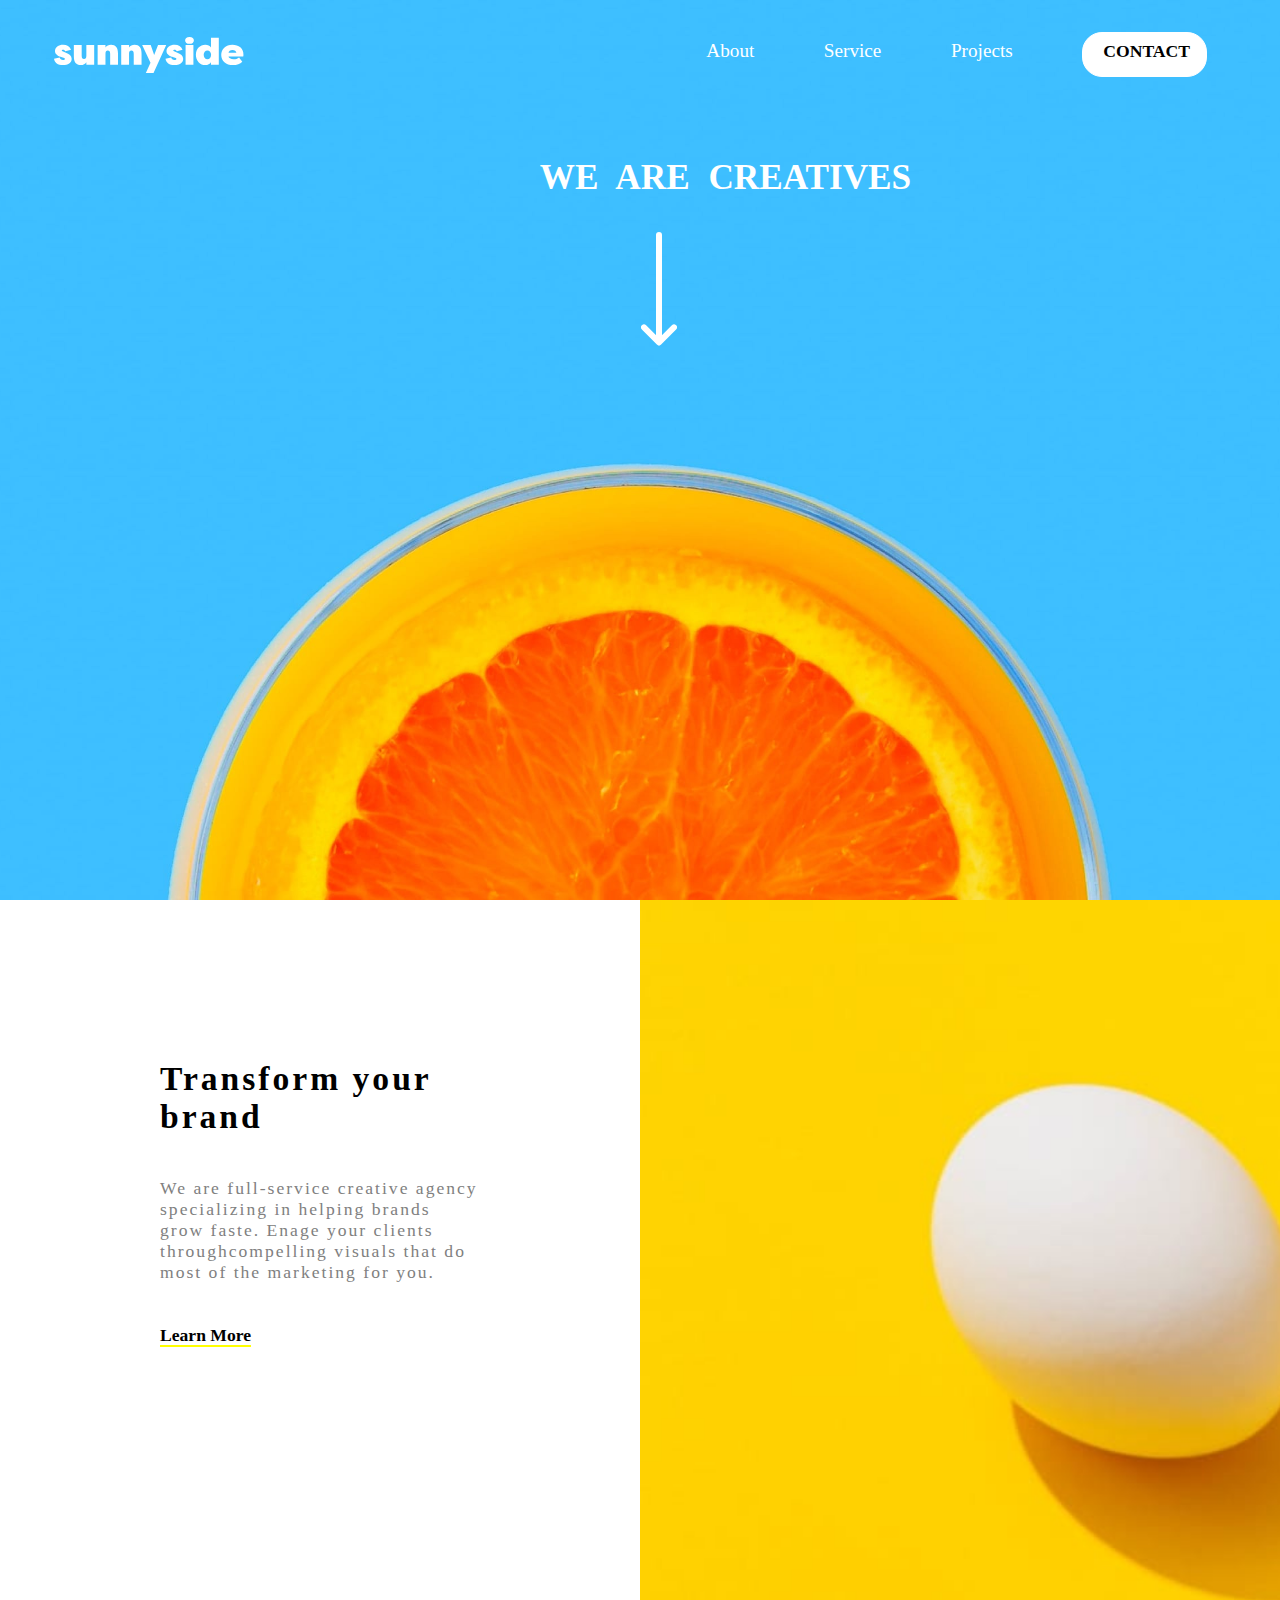
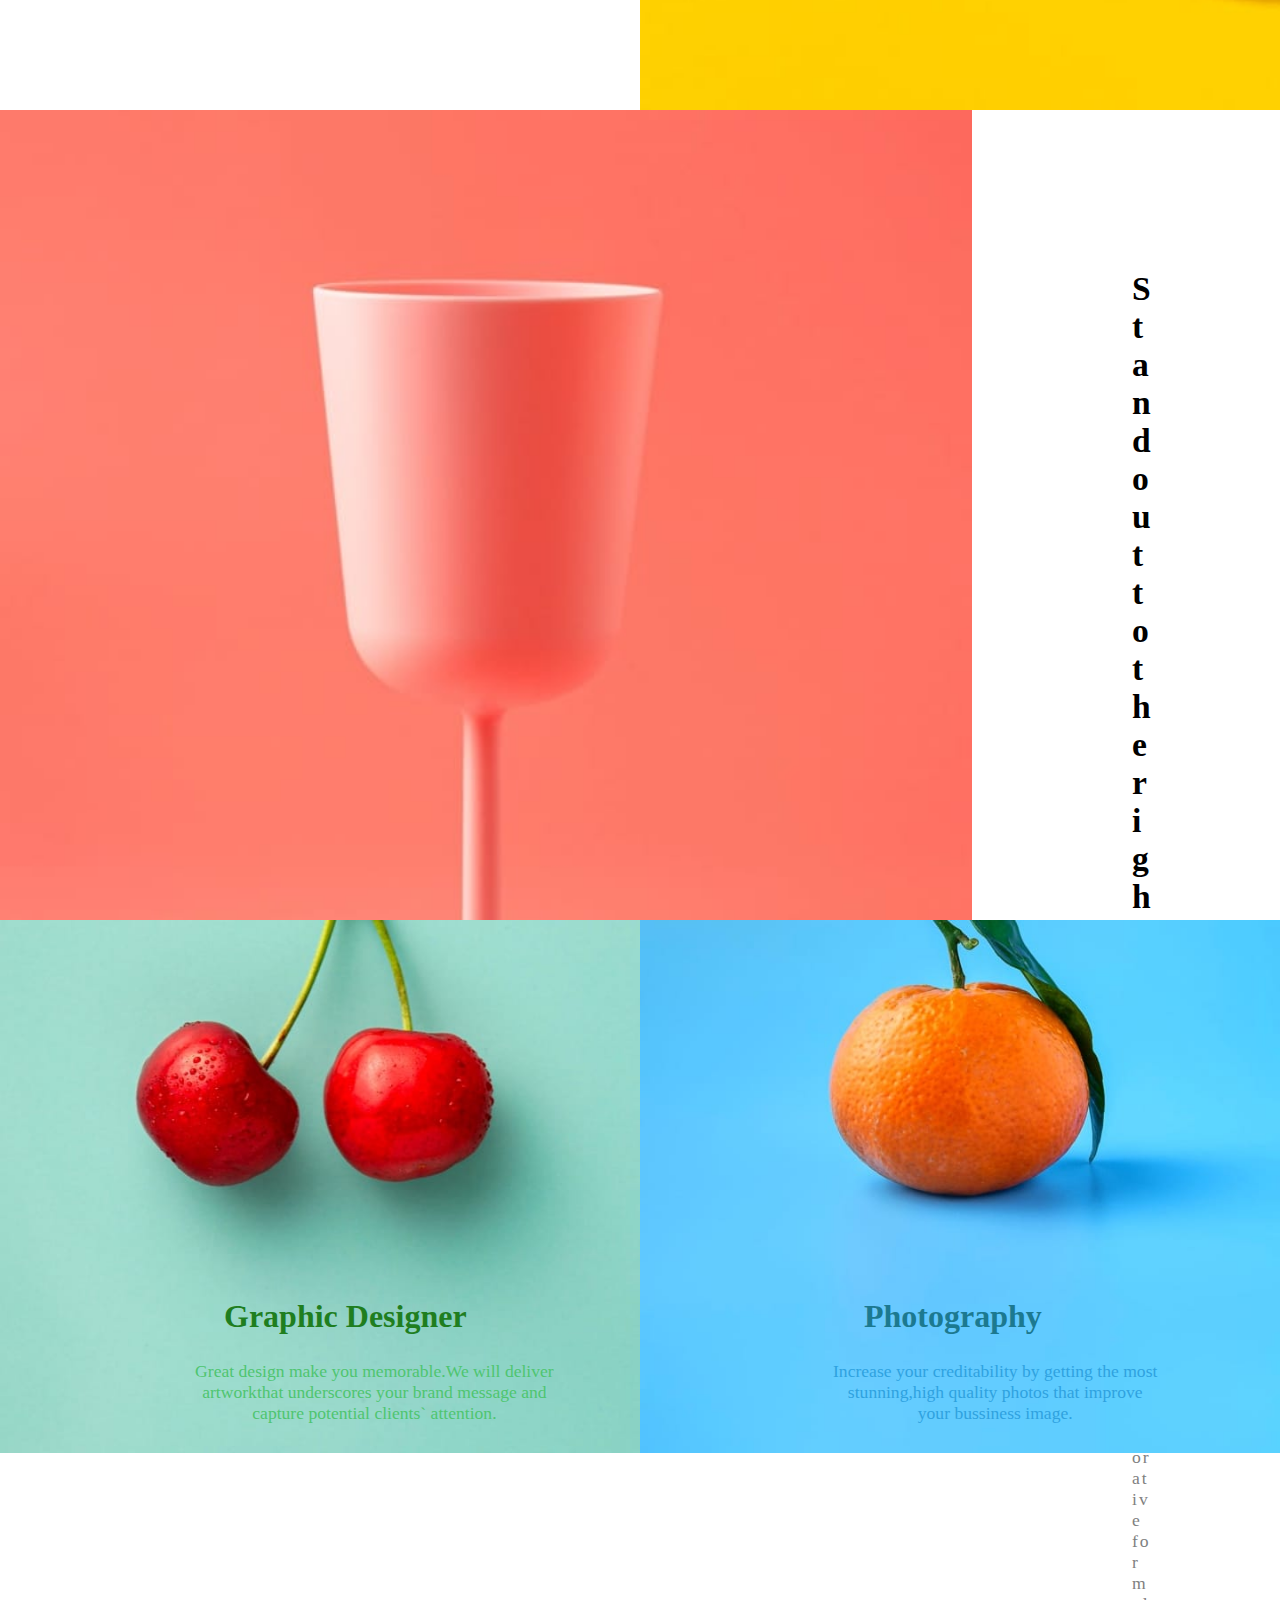
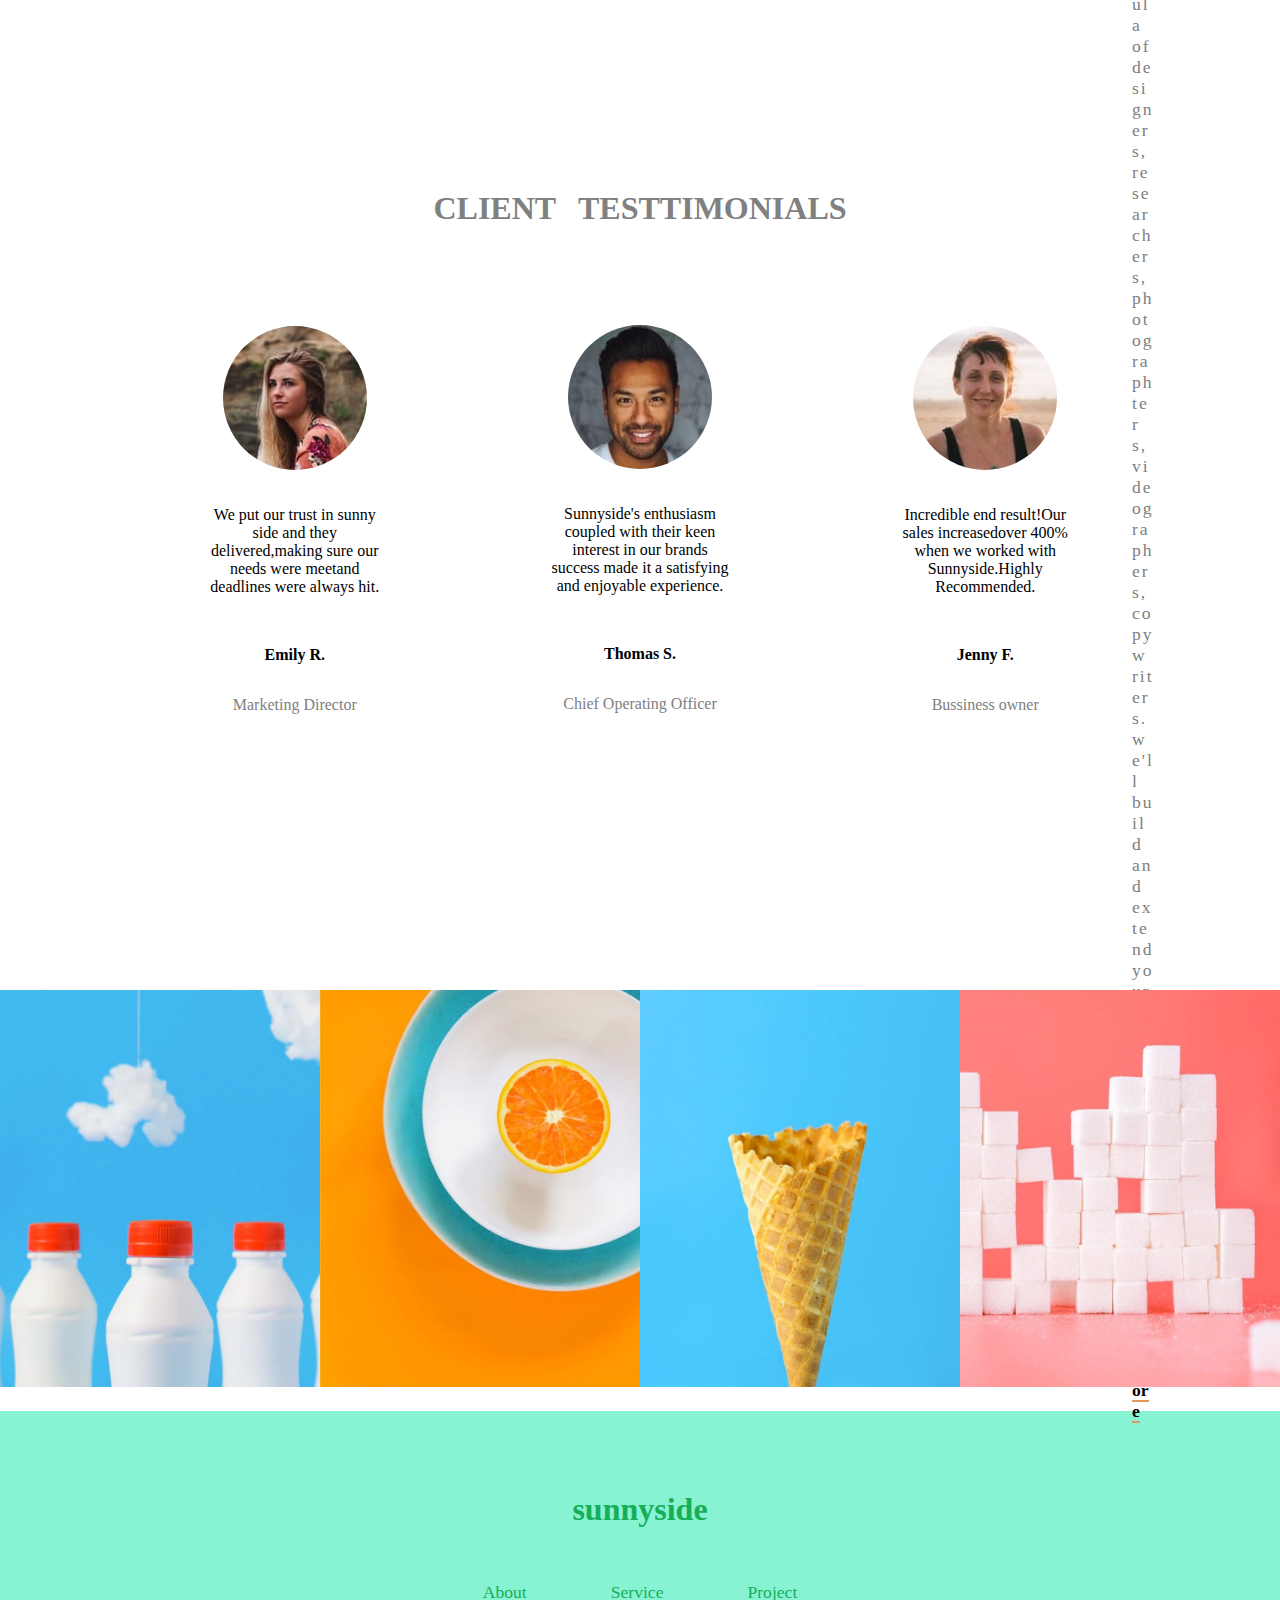
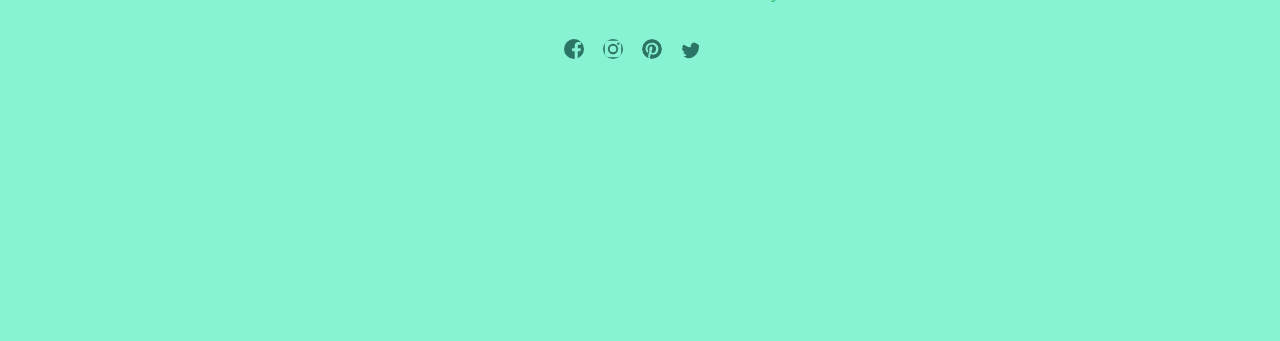
<file: index.html>
<!DOCTYPE html>
<html lang="en">

<head>
    <meta charset="UTF-8">
    <meta name="viewport" content="width=device-width, initial-scale=1.0">
    <title>week-1 clone</title>
    <link rel="stylesheet" href="style.css">
</head>

<body>
    <div class="header">
        <img src="image-header.jpg">   
<div class="pa">
        <img src="logo.svg">
</div>
        <div class="info">
            <a href=" ">About</a>
            <a href=" ">Service</a>
            <a href=" ">Projects</a>
            <a href=" " id ="contact">CONTACT</a>
            </div>   
        <br></br>
        <span class= "hc" >
            <p >WE    ARE   CREATIVES</p>
        </span>
        <div class="arrow">
            <img src="icon-arrow-down.svg">
    </div>
</div>
<div class="second">
    <div class ="secinfo">
        <p class="i">Transform your brand</p>
        <br></br>
        <p class ="c">We are full-service creative agency specializing in helping brands grow faste. Enage your clients throughcompelling visuals that do most of the marketing for you.</p>
        <br></br>
        <a href=" "> Learn More</a>
    </div>
    <div class="egg">
        <img src="image-transform.jpg">
    </div>
</div>

<div class="third">
    <div class="juice">
        <img src="image-stand-out.jpg">
    </div>
    <div class ="thiinfo">
        <p class="f">Stand out to the right
            audience</p>
        <br></br>
        <p class ="g">Using a collaborative formula of designers,researchers,photographters,videographers,copywriters.we'll build and extend your brand in digital world.</p>
        <br></br>
        <a href=" "> Learn More</a>
    </div>
</div>
<div class="fourth">
    <div class="cherry">
       <img src="/image-graphic-design.jpg">
    <div class="fg">
     <b style="color: rgb(31, 126, 31); font-size: 2rem; position: absolute;
      left:35%; white-space: nowrap;
       top:60%;">Graphic Designer</b><br></br>
      <p> Great design make you memorable.We will deliver artworkthat underscores your brand message and capture potential clients` attention.</p>
   </div>
        </div>
    <div class="orange">
       <img src="image-photography.jpg">
       <div class="og">
        <b style="color: rgb(28, 121, 144); font-size: 2rem; position: absolute;
        left:35%; white-space: nowrap;
         top:60%;">Photography</b>
         <p>Increase your creditability by getting the most stunning,high quality photos that improve your bussiness image.</p>
       </div>
    </div>
</div>
    <p style=" color: rgb(128, 128, 128);
    margin-top: 15rem;
font-size: 1.1rem;
font-family: 'Times New Roman', Times, serif;
text-align: center;
font-size: 2rem;
font-weight: bolder;
word-spacing: 15px;">CLIENT TESTTIMONIALS</p>
<div class="five">
    <div class="emily">
     <img src="image-emily.jpg">
        <p>We put our trust in sunny side and they delivered,making sure our needs were meetand deadlines were always hit.</p>
        <br>
        <b style="font-weight: bolder;">Emily R.</b>
        <p style="color:gray"> Marketing Director </p>
    </div>
    <div class="tomas">
        <img src="image-thomas.jpg">
        <p>   Sunnyside's enthusiasm coupled with their keen interest in our brands success made it a satisfying and enjoyable experience. </p>
            <br>    
            <b style="font-weight: bolder;">Thomas S.</b>
            <p style="color:gray"> Chief Operating Officer</p>
        
    </div>
    <div class="jenny">
            <img src="image-jennie.jpg">
            <p>Incredible end result!Our sales increasedover 400% when we worked with Sunnyside.Highly Recommended.</p>
            <br>
            <b style="font-weight: bolder;">Jenny F.</b>
            <p style="color:gray"> Bussiness owner</p>

        </div>
    
</div>

<div class="six">
    <img src="image-gallery-milkbottles.jpg">
    <img src="image-gallery-orange.jpg">
    <img src="image-gallery-cone.jpg">
    <img src="image-gallery-sugarcubes.jpg">
</div>
<div class ="seven">
<b style="color: rgb(23, 174, 89); font-size: 2rem ; font-weight: bolder;">sunnyside</b>
<br></br>
<br></br>
<p style=" word-spacing: 5rem;">
<a href=" ">About</a>
<a href=" ">Service</a>
<a href=" ">Project</a>
</p>
<br></br>

<p>
    <img src="icon-facebook.svg">
    <img src="icon-instagram.svg">
    <img src="icon-pinterest.svg">
    <img src="icon-twitter.svg">
</p>
</div>
</body>

</html>
</file>
<file: style.css>
* {
    margin: 0px;
    padding: 0px;

}

.header {
    height: 100vh;
    width: 100vw;
    display: flex;
    justify-content: space-between;
}

.header img {

    height: 100vh;
    width: 100vw;
    object-fit: cover;
    top: 0;
    z-index: -1;
    left: 0;
    position: absolute;

}

.pa{
    height: 110px;
    width: 190px;
    object-fit: contain;
}
.pa img{left: 3.4rem;
    bottom: 3rem;
    height: 110px;
    width: 190px;
    position: relative;
    object-fit: contain;
}

.info{
    position: absolute;;
    right: 0.2rem;
    display: flex;
    height:43px;
    width:50%;
    justify-content: space-evenly;
margin-top: 40px;
margin-left: 190px;

}
.info a{
    text-decoration: none;
    color :white;
    font-size: 1.2rem;

}
 #contact{
    position: relative;
    border-radius: 20px;
    top:-8px;
    height:2.2rem;
    width: 95px;
margin-bottom: 12px;
border:1px solid white;
padding: 8px 8px 0px 20px;
font-size: 1.1rem;
background-color: white;
font-weight: bold;
color:black;

}

.hc{   
    color: white;
    font-size: 2.2rem;
    display: flex;
    height: 100px;
    margin: 8rem 5rem 10rem 0rem;
    margin-right: 0%;
    width:100%;
    margin-bottom: 38rem;
    font-weight: bolder;
    font-stretch: extra-expanded;
    justify-content: space-evenly;
    word-spacing: 10px;
    align-items: center;
    font-family: "Times New Roman", Times, serif;
    text-indent: 60px;
    
}
.arrow{
    height:200px;
    width:100px;
    display: flex;
    justify-content: center;
    align-items: center;
    position: relative;
    right: 35rem;
    top: 14.5rem;

}
.arrow img{
    height:auto;
    width:auto;
    object-fit: cover;
}

.second{
height:90vh;
width: 100vw;
display: flex;
justify-content: space-between;
font-size: 1.1rem;
}
.secinfo a{
color: black;
font-weight: bolder;
font-family: 'Times New Roman', Times, serif;
text-decoration: none;
border-bottom: 2px solid yellow;
}
.secinfo{
    margin: 10rem;
}
.c{
   
    font-size: 1.1rem;
    letter-spacing: 2px;
color:gray;
font-family:'Times New Roman', Times, serif;
}
.i{
    font-size: 2.1rem;
    letter-spacing: 3px;
font-weight: bold;
color:black;
font-family: fantasy;

}
.egg{
    height: 50vh;
    width:50vw;
    position: relative;
    object-fit: contain;
}
.egg img{
    height: 90vh;
    width:auto;
    object-fit: contain;
}
.third{
    height:90vh;
    width: 100vw;
    display: flex;
    justify-content: space-between;
    }
    .third img{
        height: 50vh;
        width:50rem;
        position: relative;
        object-fit: contain;
    }   
    .juice img{
        height: 90vh;
        width:auto;
        object-fit: contain;
       float: left;
    }
    .thiinfo a{
    color: black;
    font-weight: bolder;
    font-family: 'Times New Roman', Times, serif;
    text-decoration: none;
    border-bottom: 2px solid rgb(224, 152, 94);
    }
    .thiinfo{
        margin: 10rem;
        word-break: break-all;
        font-size: 1.1rem;
    }
    .g{
        letter-spacing: 2px;
    color:gray;
    font-family:'Times New Roman', Times, serif;
    }
    .f{
        font-size: 2.1rem;
        letter-spacing: 3px;
    font-weight: bold;
    color:black;
    font-family: fantasy;
    
    }
    .fourth{
        height: 70vh;
        width: 100vw;
        display: flex;
        flex-wrap: wrap;
font-size: 1.1rem;
text-align: center;
    }
.fourth img{
    height:fit-content;
    width:50vw;
    object-fit: contain;
}
.cherry{
    color:rgb(79, 197, 112);
    position: relative;
    text-align: center;

}
.fg b{
 position: absolute;
 left:45%;
 top:50%;
}
.fg p{
    position: absolute;
    left:30%;
    top:70%;
    right: 13%;
}
.orange{
color: rgb(47, 162, 223);
position: relative;
text-align: center;
}
.og b{
    position: absolute;
    left:45%;
    top:50%;
   }
   .og p{
       position: absolute;
       left:30%;
       top:70%;
       right: 19%;
   }
 .five{
    display:flex;
    justify-content: space-evenly;
 }
   .emily{
    color: black;
    padding-top:6.2rem;
    padding-left: 4.5rem;
    text-align: center;
    height:30rem;
    width:245px;
   }
   .emily img{
    border-radius: 50%;
   }
.emily p{
    padding :2rem;
}
.jenny{
    color: black;
    text-align: center;
    height:30rem;
    padding-top:6.2rem;
    padding-right: 4.5rem;
    width:245px;
   }
   .jenny img{
    border-radius: 50%;
   }
.jenny p{
    padding :2rem;
}
.tomas{
    color: black;
    padding-top:6.1rem;
    text-align: center;
    height:30rem;
    width:245px;
   }
   .tomas img{
    border-radius: 50%;
   }
.tomas p{
    padding :2rem;
}
.six{
    display:flex;
    height:50vh;
    width: 100vw;
}
.six img{margin: 0px;
    height:85vh;
    width: 25vw;
    object-fit: contain;
}
.seven{
    margin-top: 9.7rem;
    padding-top: 5rem;
    background-color: rgb(135, 243, 210);
    height: 50vh;
    width: 100vw;
    text-align: center;
}
.seven a{
    text-decoration: none;
    color: rgb(23, 174, 89); font-size: 1.1rem ;
}
.seven img{
    border-radius: 50%;
    margin-right: 15px;
}
</file>
